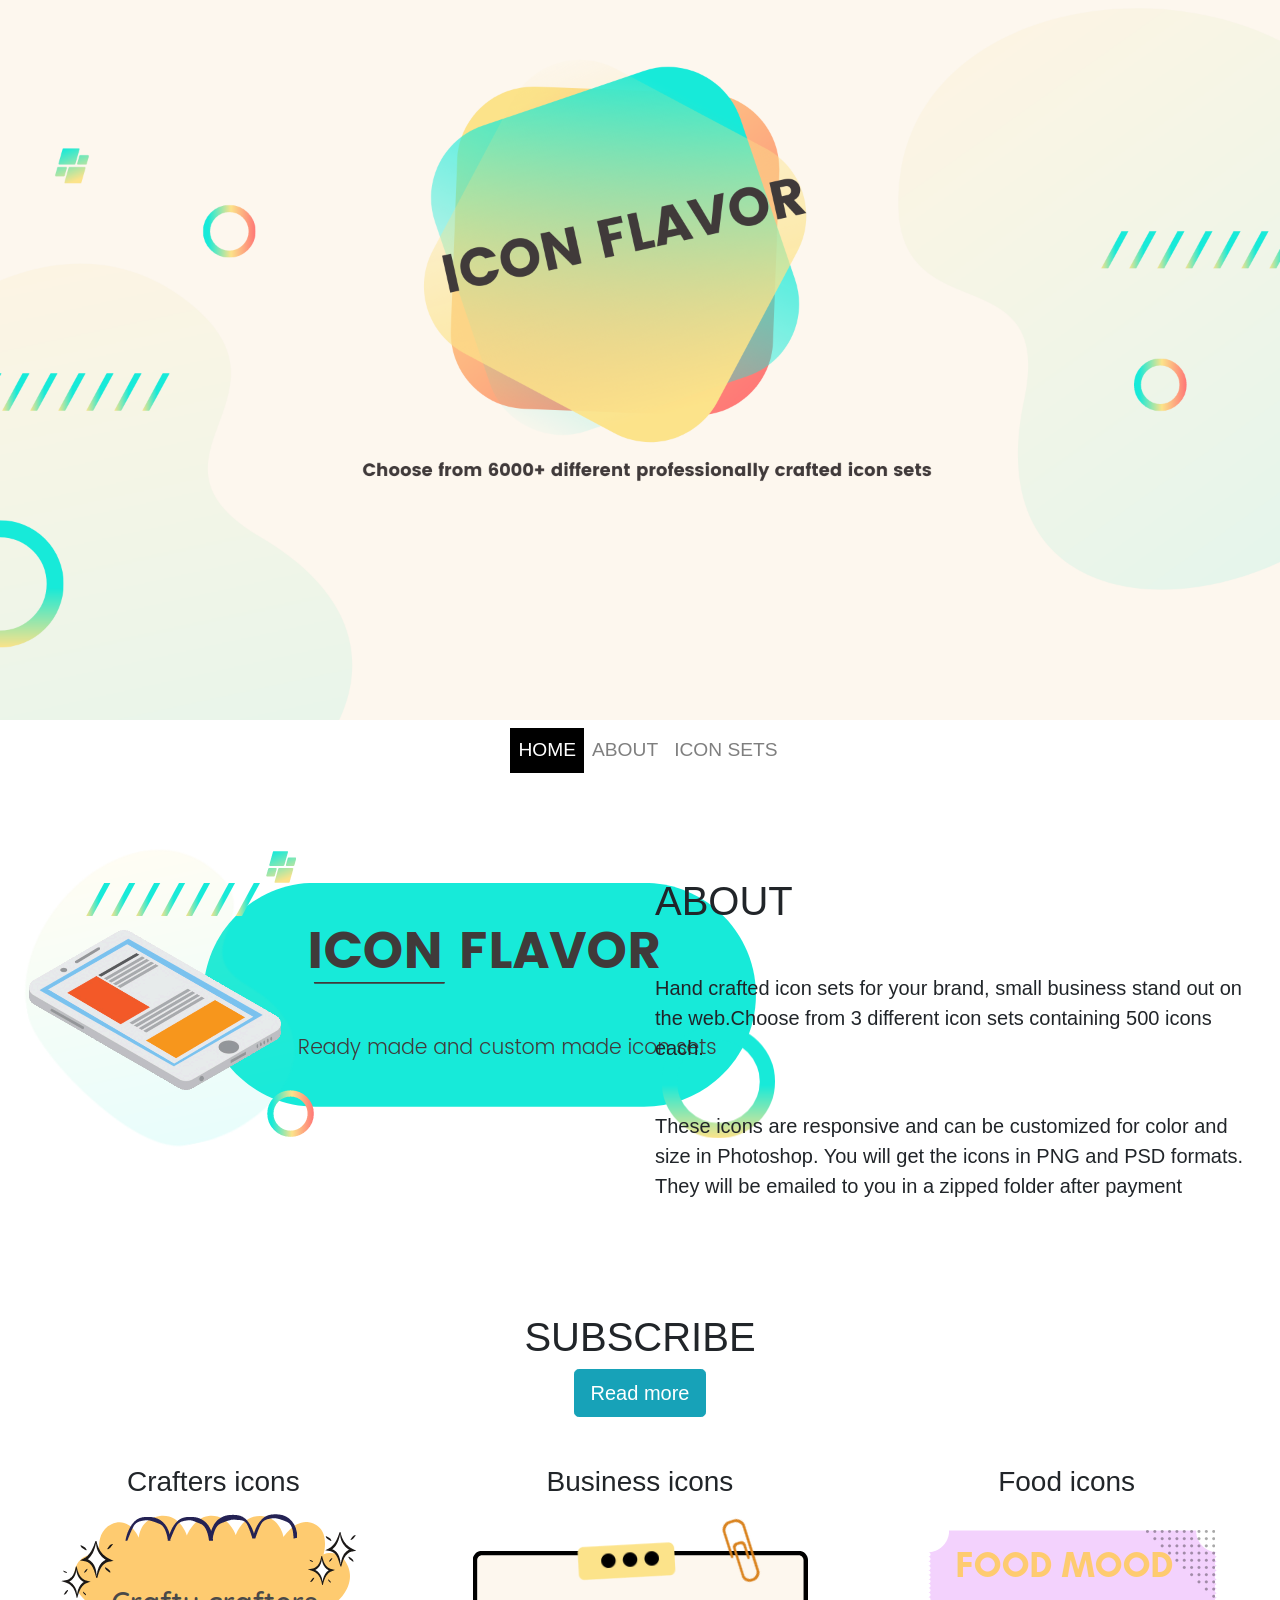
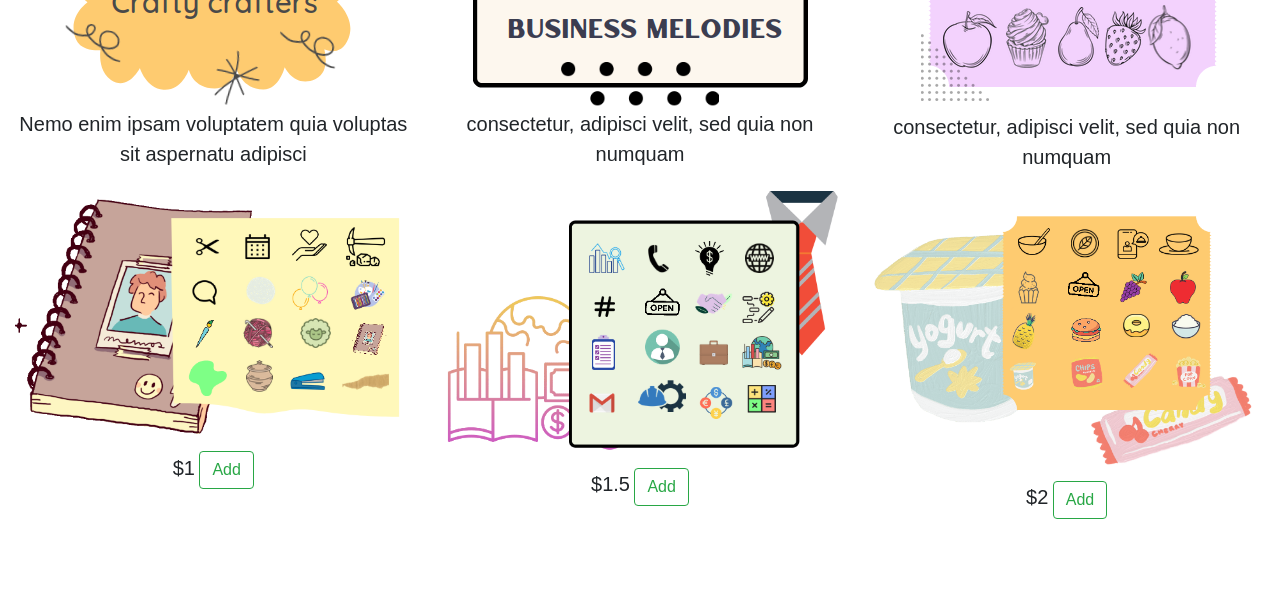
<file: index.html>
<!DOCTYPE html>
<html lang="en">
    <head>
        <!-- Required meta tags -->
        <meta charset="utf-8" />
        <meta name="viewport" content="width=device-width, initial-scale=1" />

        <!-- Bootstrap CSS -->
        <link rel="stylesheet" href="https://stackpath.bootstrapcdn.com/bootstrap/4.1.3/css/bootstrap.min.css" integrity="sha384-MCw98/SFnGE8fJT3GXwEOngsV7Zt27NXFoaoApmYm81iuXoPkFOJwJ8ERdknLPMO" crossorigin="anonymous" />
        <link rel="stylesheet" href="style.css" />

        <title>Icon Flavor</title>
    </head>
    <body>


        <!--  ----------------------------------------------------------------------------------------------------------------------------
                               
            Header section
         
       ---------------------------------------------------------------------------------------------------------------------- -->
   
            <div class="container-fluid" id="header">
                <div class="row">
                    <div class="col-md-12">
                    </div><!-- end of col-md-12-->
                </div><!-- end of row-->
            </div><!-- end of container-->


                    <!--  ----------------------------------------------------------------------------------------------------------------------------
                                   
                             Header Nav
         
       ---------------------------------------------------------------------------------------------------------------------- -->

       <nav class="navbar navbar-expand-lg navbar-light bg-light">
        <div class="container">
            <a class="navbar-brand" href="#"></a>
            <button class="navbar-toggler" type="button" data-toggle="collapse" data-target="#navbarSupportedContent" aria-controls="navbarSupportedContent" aria-expanded="false" aria-label="Toggle navigation">
                <span class="navbar-toggler-icon"></span>
            </button>
            <div class="collapse navbar-collapse" id="navbarSupportedContent">
                <ul class="navbar-nav mx-auto ">
                    <li class="nav-item">
                        <a class="nav-link active" href="#">Home</a>
                    </li>

                    <li class="nav-item">
                        <a class="nav-link" href="#about">About</a>
                    </li>
                    <li class="nav-item">
                        <a class="nav-link" href="#icon-sets">Icon sets</a>
                    </li>
                </ul>
            </div>
        </div>
    </nav>

        <!--  ----------------------------------------------------------------------------------------------------------------------------
                 
                                                    About 
         
       ---------------------------------------------------------------------------------------------------------------------- -->

        <div class="container-fluid my-5" id="about">
            <div class="row">
                <div class="col-sm-6 text-left">
                    <h1></h1>
                    <img src="img/about.png" />
                </div><!-- end of col-sm-6-->
                <div class="col-sm-6 my-5">
                    <h1 class="heading">About</h1>
                    <p class="my-5">Hand crafted icon sets for your brand, small business stand out on the web.Choose from 3 different icon sets containing 500 icons each.</p>
                    <p>These icons are responsive and can be customized for color and size in Photoshop. You will get the icons in PNG and PSD formats. They will be emailed to you in a zipped folder after payment</p>
                </div>
                <!-- end of col-sm-6-->
            </div>
            <!-- end of row-->
        </div>
        <!-- end of container-->

        <!--  ----------------------------------------------------------------------------------------------------------------------------
                 
                                       About modal and buy button
         
       ---------------------------------------------------------------------------------------------------------------------- -->

        <div class="container text-center" id="icon-sets">
            <div class="row">
                <div class="col-sm-12">
                    <h1 class="heading">Subscribe</h1>
                    <!-- Trigger the modal with a button -->
                    <button type="button" class="btn btn-info btn-lg" id="modal-button" data-toggle="modal" data-target="#myModal">Read more</button>

                    <!-- Modal -->
                    <div class="modal fade" id="myModal" role="dialog">
                        <div class="modal-dialog">
                            <!-- Modal content-->
                            <div class="modal-content">
                                <div class="modal-header">
                                    <button type="button" class="close" data-dismiss="modal">&times;</button>
                                    <h4 class="modal-title">Subscribe</h4>
                                </div>
                                <div class="modal-body">
                                    <p>
                                        Sed ut perspiciatis unde omnis iste natus error sit voluptatem accusantium doloremque laudantium, totam rem aperiam, eaque ipsa quae ab illo inventore veritatis et quasi architecto beatae vitae dicta
                                        sunt explicabo. Nemo enim ipsam voluptatem quia voluptas sit aspernatur aut odit aut fugit, sed quia consequuntur magni dolores eos qui ratione voluptatem sequi nesciunt. Neque porro quisquam est, qui
                                        dolorem ipsum quia dolor sit amet, consectetur, adipisci velit, sed quia non numquam eius modi tempora incidunt ut labore et dolore magnam aliquam quaerat voluptatem.
                                    </p>
                                </div>
                                <div class="modal-footer">
                                    <button type="button" class="btn btn-default" data-dismiss="modal">Close</button>
                                </div>
                            </div>
                        </div>
                    </div>
                    <!-- end of modal-->
                </div>
                <!-- end of col-sm-12-->
            </div>
            <!-- end of row-->
        </div>
        <!-- end of container-->

        <!--  ----------------------------------------------------------------------------------------------------------------------------
                 
                                       Painting picture
         
       ---------------------------------------------------------------------------------------------------------------------- -->

        <div class="container-fluid text-center my-5" id="monthly-piece">
            <div class="row">
                <div class="col-sm-4 ">
                    <h3>Crafters icons</h3>
                    <img src="img/crafters.png">
                    <p> Nemo enim ipsam voluptatem quia voluptas sit aspernatu adipisci </p>
                    <img src="img/crafticons.png" class="img-fluid"/>
                     <p class="d-inline-block my-3">$1</p>
                     <button class="btn btn-outline-success addToCart">Add</button>
                     <p></p>
                </div> <!-- end of col-sm-4-->
                <div class="col-sm-4">
                    <h3>Business icons</h3>
                     <img src="img/business.png">
                     <p>consectetur, adipisci velit, sed quia non numquam</p>
                    <img src="img/businessicon.png" class="img-fluid"/>
                    <p class="d-inline-block my-3">$1.5</p>
                    <button class="btn btn-outline-success addToCart">Add</button>
                    <p></p>
                </div> <!-- end of col-sm-4-->
                <div class="col-sm-4">
                    <h3>Food icons</h3>
                    <img src="img/food.png">
                    <p>consectetur, adipisci velit, sed quia non numquam</p>
                    <img src="img/foodicons.png" class="img-fluid"/>
                    <p class="d-inline-block my-3">$2</p>
                    <button class="btn btn-outline-success addToCart">Add</button>
                    <p></p>
                </div> <!-- end of col-sm-4-->
            </div><!-- end of row-->
        </div><!-- end of container-->
        

       <!-- overlay-->
      
       <div class="container" id="notification">
        <div class="row">
            <div class="col-sm-12 text-center my-5">
             <h2 class="my-5">Item added to the cart!</h2>
            </div><!-- end of col-sm-12-->
        </div><!-- end of row-->
       </div><!-- end of container-->

                <!--  ----------------------------------------------------------------------------------------------------------------------------
                 
                                  Cart
       ---------------------------------------------------------------------------------------------------------------------- -->



       <div class="container-fluid" id="cart-container">
           <h4>Cart</h4>
        <div class="row my-5" id="cart-col">
        </div><!-- end of row-->
    
        <div class="row text-right">
            <div class="col-sm-8">
               <p id = "totalP"></p>
            </div>
            </div><!-- end of row-->
    </div<!-- end of container-->

 <div id="break-container"></div>



      <!--  ----------------------------------------------------------------------------------------------------------------------------
                 
                                  Footer
       ---------------------------------------------------------------------------------------------------------------------- -->

       <footer class="bg-light text-center text-lg-start">
        <div class="text-center p-3">
            © 2022 Copyright:
            <a class="text-dark" href="https://mdbootstrap.com/">Artsy</a>
        </div>
      
    </footer>


        <!-- Optional JavaScript -->
        <!-- jQuery first, then Popper.js, then Bootstrap JS -->
        <script src="https://code.jquery.com/jquery-3.3.1.slim.min.js" integrity="sha384-q8i/X+965DzO0rT7abK41JStQIAqVgRVzpbzo5smXKp4YfRvH+8abtTE1Pi6jizo" crossorigin="anonymous"></script>
        <script src="https://cdnjs.cloudflare.com/ajax/libs/popper.js/1.14.3/umd/popper.min.js" integrity="sha384-ZMP7rVo3mIykV+2+9J3UJ46jBk0WLaUAdn689aCwoqbBJiSnjAK/l8WvCWPIPm49" crossorigin="anonymous"></script>
        <script src="https://stackpath.bootstrapcdn.com/bootstrap/4.1.3/js/bootstrap.min.js" integrity="sha384-ChfqqxuZUCnJSK3+MXmPNIyE6ZbWh2IMqE241rYiqJxyMiZ6OW/JmZQ5stwEULTy" crossorigin="anonymous"></script>
        <script src="cart.js"></script>
    </body>
</html>
</file>
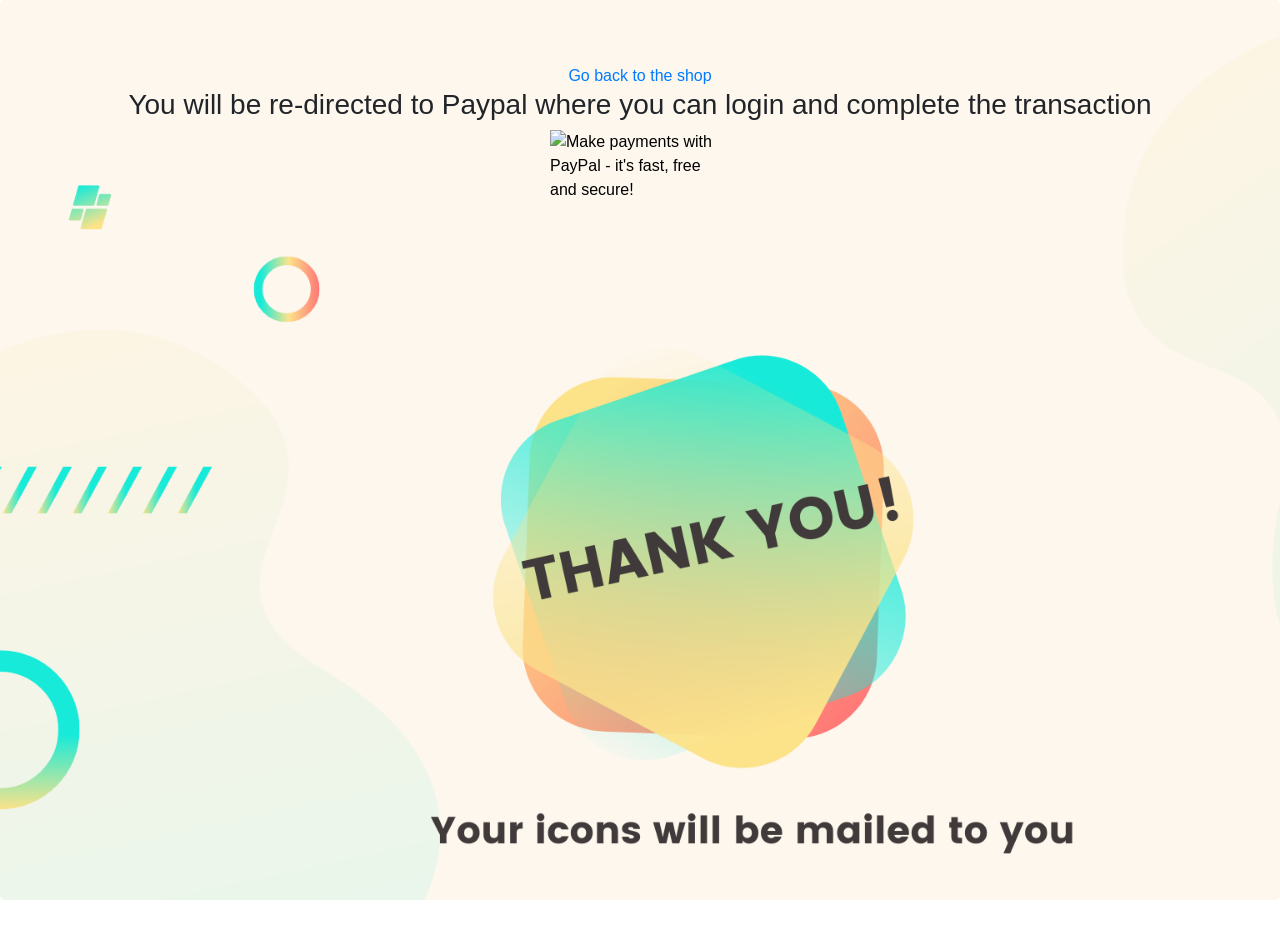
<file: paypal.html>
<!DOCTYPE html>
<html>
<head>
          <!-- Required meta tags -->
          <meta charset="utf-8" />
          <meta name="viewport" content="width=device-width, initial-scale=1" />
          <!-- Bootstrap CSS -->
          <link rel="stylesheet" href="https://stackpath.bootstrapcdn.com/bootstrap/4.1.3/css/bootstrap.min.css" integrity="sha384-MCw98/SFnGE8fJT3GXwEOngsV7Zt27NXFoaoApmYm81iuXoPkFOJwJ8ERdknLPMO" crossorigin="anonymous" />
          <link rel="stylesheet" href="style.css" />
          <title>Icon Flavor</title>

</head>


<body>
    <div class="jumbotron" >
        <div class="container">
          <div class="row">
            <div class="col-sm-12 text-center">
                <a href="index.html"> Go back to the shop</a>
        <h3>You will be re-directed to Paypal where you can login and complete the transaction</h3>
        <input type="hidden" name="cmd" value="_ext-enter">
        <form action="https://www.paypal.com/cgi-bin/webscr" method="POST">
           <input type="hidden" name="cmd" value="_xclick">
           <input type="hidden" name="business" value="kauress8@gmail.com">
           <input type="hidden" name="item_name" value="Item Name">
           <input type="hidden" name="currency_code" value="USD">
         <input type="hidden"  id = "hidden-input" name="amount" value="">  
           <input type="image" src="https://www.paypalobjects.com/webstatic/mktg/merchant_portal/button/buynow.en.png" name="submit" alt="Make payments with PayPal - it's fast, free and secure!" style="width:180px;" >
        </form>
        </div>
      </div>
      </div>
    </div>




    <script src="cart.js"></script>
      <!-- Optional JavaScript -->
        <!-- jQuery first, then Popper.js, then Bootstrap JS -->
        <script src="https://code.jquery.com/jquery-3.3.1.slim.min.js" integrity="sha384-q8i/X+965DzO0rT7abK41JStQIAqVgRVzpbzo5smXKp4YfRvH+8abtTE1Pi6jizo" crossorigin="anonymous"></script>
        <script src="https://cdnjs.cloudflare.com/ajax/libs/popper.js/1.14.3/umd/popper.min.js" integrity="sha384-ZMP7rVo3mIykV+2+9J3UJ46jBk0WLaUAdn689aCwoqbBJiSnjAK/l8WvCWPIPm49" crossorigin="anonymous"></script>
        <script src="https://stackpath.bootstrapcdn.com/bootstrap/4.1.3/js/bootstrap.min.js" integrity="sha384-ChfqqxuZUCnJSK3+MXmPNIyE6ZbWh2IMqE241rYiqJxyMiZ6OW/JmZQ5stwEULTy" crossorigin="anonymous"></script>

    <script>
        let paypalTotal = sessionStorage.getItem('paypalTotal');
        console.log(JSON.parse(paypalTotal));
        document.getElementById("hidden-input").value = paypalTotal
            </script>
</body>

</html>
</file>
<file: style.css>
body{
	overflow-x: hidden;
}


#header{
	background-image: url("img/resuheader.png");
    background-size: cover;
	width:100%;
	height:80vh
}
.bg-light {
	background-color: transparent !important;
}
.navbar-brand {
	font-size: 2em;
	font-weight: 800;
	text-transform: uppercase;
}

.nav-item {
	font-weight: 500;
	text-transform: uppercase;
	font-size: 1.2em;
}

.nav-item .nav-link:hover {
	background-color: black;
	color: white !important;
}

.active {
	background-color: black;
	color: white !important;
}


.btn1 {
	display: inline-block;
	margin: 1em 0 0 0;
	background-color: black;
	color: #ffffff;
	text-transform: uppercase;
	border: none;
	text-decoration: none;
	font-weight: 800;
	padding: 10px 20px;
	border-radius: 30px;
	border: 2px solid black;
}

.btn1:hover {
	background-color: white;
	color: black;
	border: 2px solid black;
	text-decoration: none;
}


p{
    font-size: 20px;    
}
.heading{
    text-transform: uppercase;

}


.p-3{
    background: rgb(253,253,150);
    background: radial-gradient(circle, rgba(253,253,150,1) 0%, rgba(155,203,227,1) 100%); 
}

.cart-div{
	margin-top: 20px;
	text-align: center;
}

#cart-container{
 width: 700px;
  border: 1px solid grey;
  box-shadow: 5px 10px;
  height: 380px;
 display: none;
}

	
.btn-danger{
	width: 90px;
	height: 35px;
}
#break-container{
	height: 400px;
}
#anchor{
 color: #ffffff;
}
.jumbotron{
	background-image:url("img/thankyou.png");
	background-size: cover;
	height: 100vh;
	width:100%;
	background-repeat: no-repeat;
}
/* overlay */

#notification {
	opacity:    1; 
	background: rgb(49, 85, 133); 
	width:      20%;
	height:     20%; 
	z-index:    10;
	top:        50%; 
	left:       40%; 
	position:   fixed; 
	color: #ffffff;
	display:none;
  }
</file>
